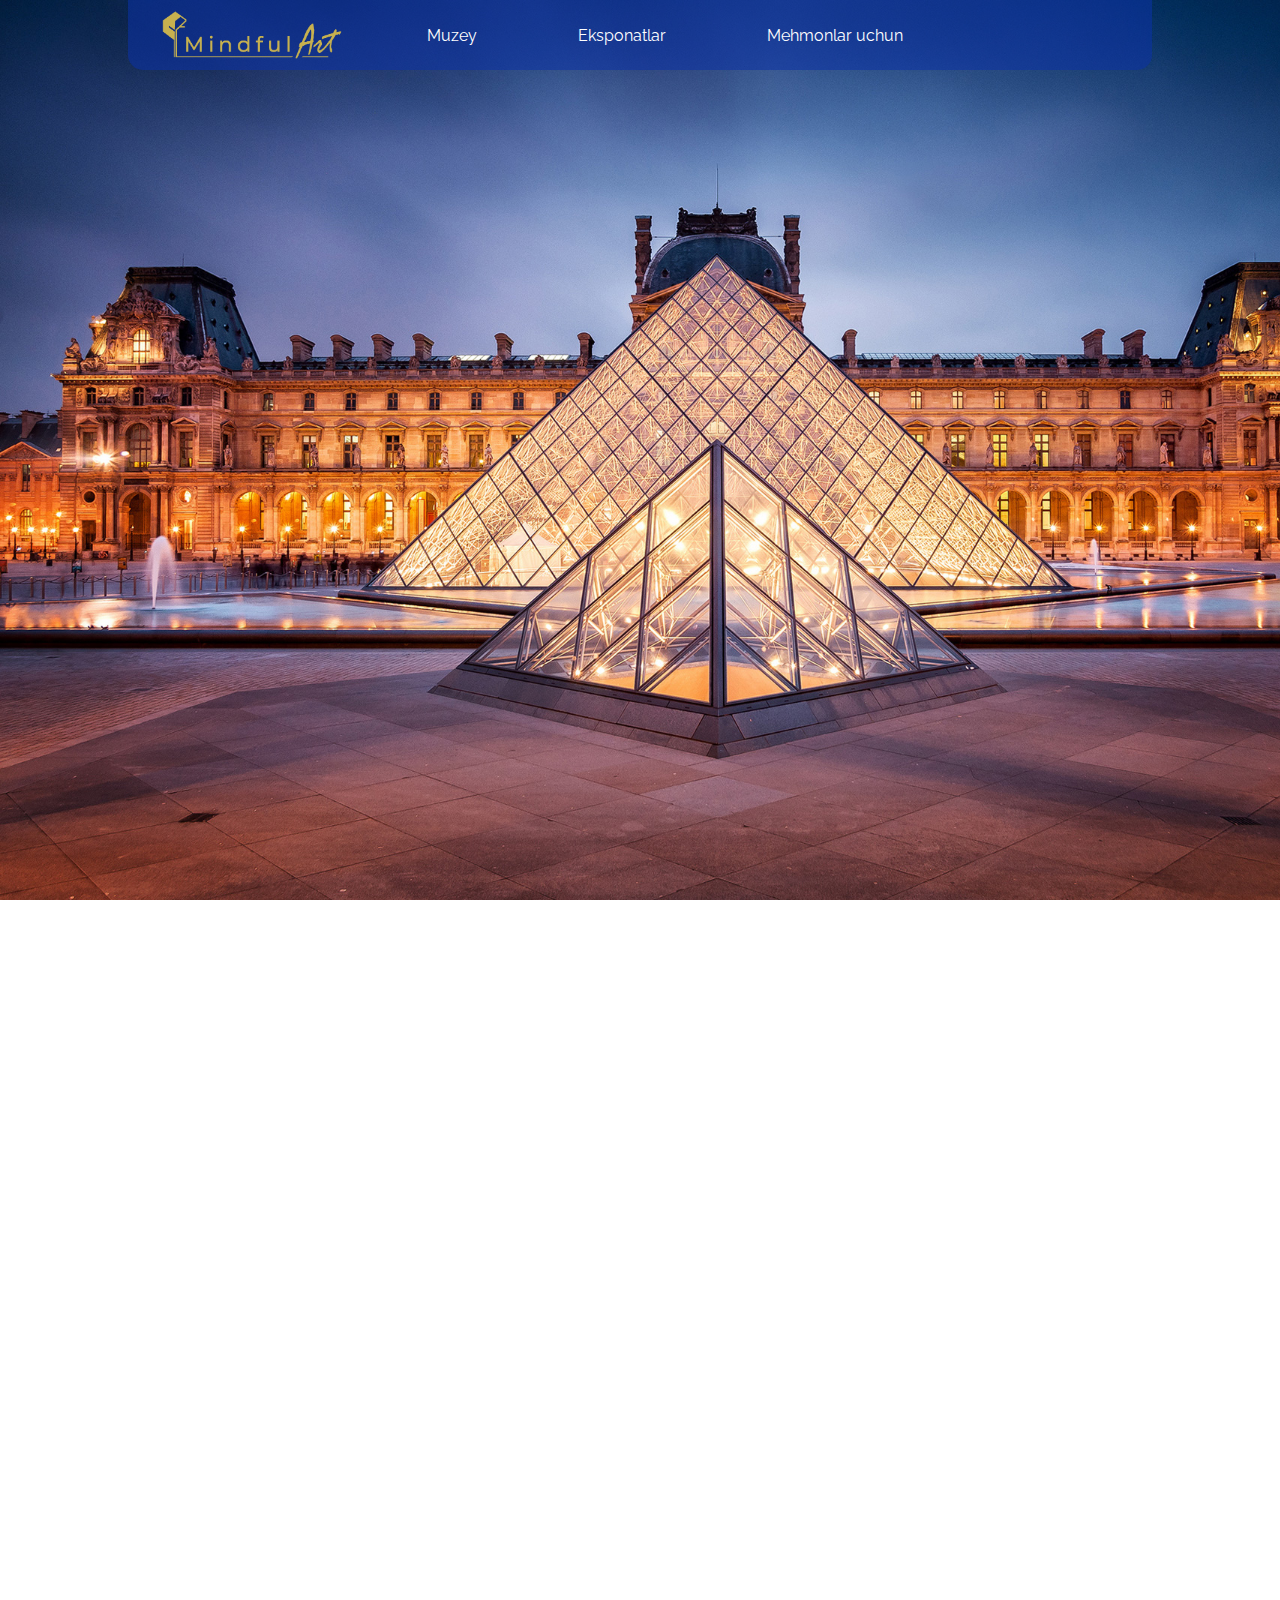
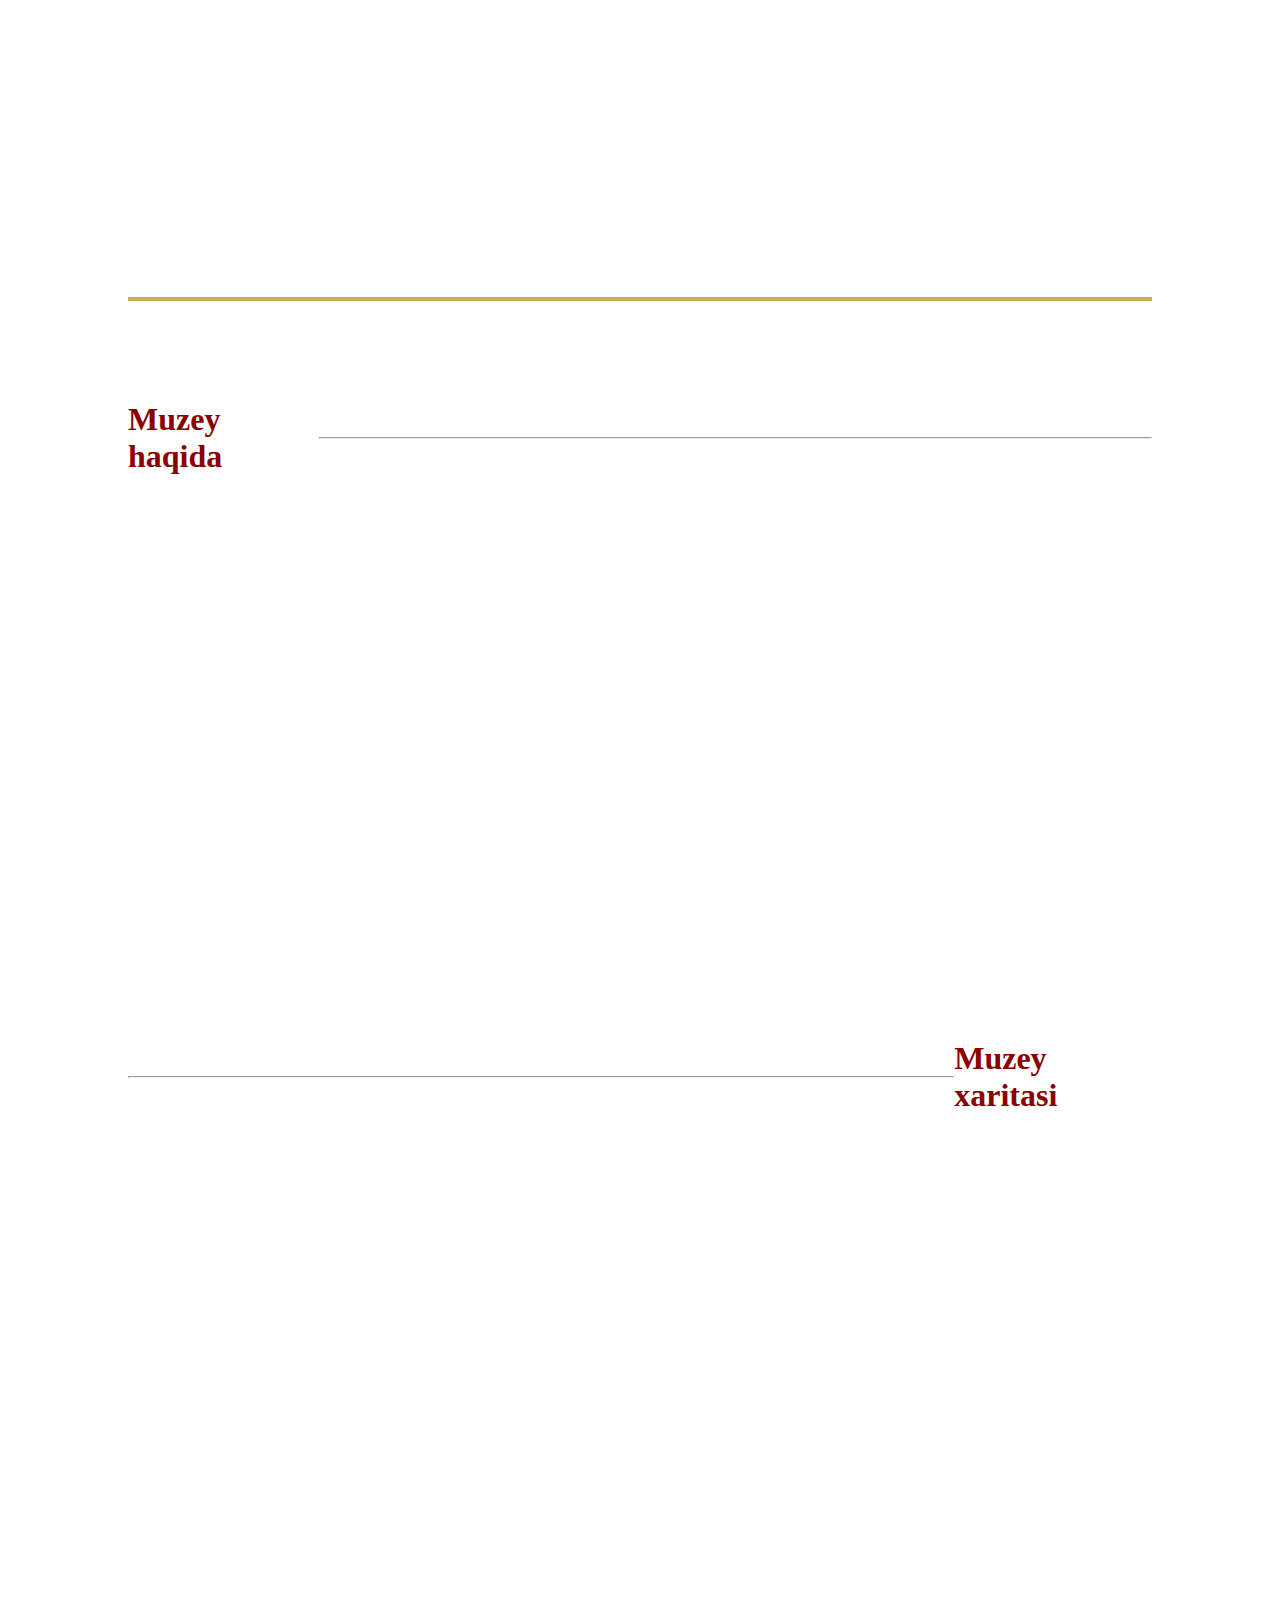
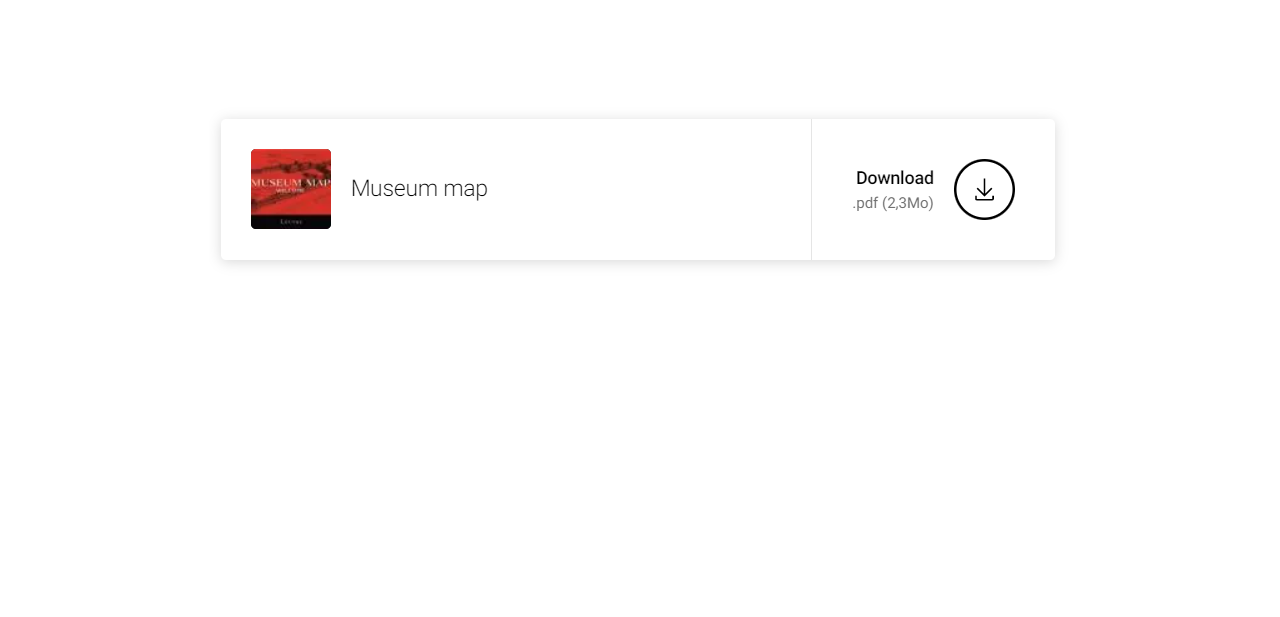
<file: muzey/index.html>
<!DOCTYPE html>
<html lang="en">

<head>
	<meta charset="UTF-8">
	<meta http-equiv="X-UA-Compatible" content="IE=edge">
	<meta name="viewport" content="width=device-width, initial-scale=1.0">
	<link rel="stylesheet" href="./css/main.css">
	<link href="https://unpkg.com/aos@2.3.1/dist/aos.css" rel="stylesheet">
	<link rel="stylesheet" href="https://cdnjs.cloudflare.com/ajax/libs/font-awesome/6.2.1/css/all.min.css"
		integrity="sha512-MV7K8+y+gLIBoVD59lQIYicR65iaqukzvf/nwasF0nqhPay5w/9lJmVM2hMDcnK1OnMGCdVK+iQrJ7lzPJQd1w=="
		crossorigin="anonymous" referrerpolicy="no-referrer" />
	<title>Museum</title>
</head>

<body>
	<div class="container">
		<header>
			<nav>
				<img src="./images/cropped-LOGO-OR.png" alt="">
				<div class="dropdown">
					<button class="btn">Muzey</button>
					<div class="content">
						<a href="./mamuriyat.html">ma'muriyat</a>
						<a href="#">yangiliklar</a>
						<a href="#">kontaktlar</a>
					</div>
				</div>
				<div class="dropdown">
					<button class="btn">Eksponatlar</button>
					<div class="content">
						<a href="./inson.html">Inson</a>
						<a href="./kiyim.html">kiyimlar</a>
						<a href="./taxnika.html">texnika</a>
					</div>
				</div>
				<div class="dropdown">
					<button class="btn">Mehmonlar uchun</button>
					<div class="content">
						<a href="./chipta.html">Chiptalar</a>
						<a href="https://petitegalerie.louvre.fr/visite-virtuelle/saison3/#/petite_galerie_2/">Online okskursiya</a>
						<a href="https://playspace.bostonchildrensmuseum.org/">Bolalar bo'limi</a>
					</div>
				</div>
				<div class="icon">
					<a href="https://www.youtube.com/results?search_query=museum+louvre+paris"><i
							class="fa-brands fa-youtube"></i></a>
					<a href="https://twitter.com/museumLouvre"><i class="fa-brands fa-twitter"></i></a>
					<a href="https://t.me/LouvreMuseumFrance"><i class="fa-brands fa-telegram"></i></a>
				</div>
			</nav>
		</header>
		<main>
			<section class="main-section">
				<img data-aos="fade-up" data-aos-duration="1000" src="./images/Banner-1.png" alt="">
				<div class="main-boxes">
					<div data-aos="flip-left" class="main-box">
						<h1>O'zingiz uchun</h1>
						<img src="./images/komp.png" alt="">
						<h2>San'atning samimiy tajribasini kashf eting. Ish bilan kuchli aloqa o'rnatish uchun vaqt ajrating.
							Badiiy yoki tarixiy shartlarsiz yangi kirish kalitlariga kiring.</h2>
					</div>
					<div data-aos="flip-left" class="main-box">
						<h1>Ko'rgazmali aktyor</h1>
						<img src="./images/kortina.png" alt="">
						<h2>Tomoshabinlaringizga san'at orqali farovonlikka immersiv va innovatsion yondashuvni taklif qiling.
							Ko'rgazmalaringizdagi ishlarga yangicha qarashni rag'batlantiring.</h2>
					</div>
					<div data-aos="flip-left" class="main-box">
						<h1>Hamjihatlik</h1>
						<img src="./images/qo'l.png" alt="">
						<h2>Ma'noli loyiha bilan hamjihatlikni yarating... va san'atni qo'llab-quvvatlang!
							Bizni qo'llab-quvvatlab, ijtimoiy mas'uliyatli loyihaga qo'shiling.</h2>
					</div>
				</div>
			</section>
			<div class="haqida">
				<h1>Muzey haqida</h1>
				<hr>
			</div>
			<section data-aos="fade-right" data-aos-offset="300" data-aos-easing="ease-in-sine" class="main-bottom">
				<img src="./images/paris.jpg" alt="">
				<h1>Luvrga tashrif buyurish uchun juda ko'p yaxshi sabablar bor! Ilgari saroy bo'lgan ushbu ajoyib muzeyda
					ko'plab san'at asarlarini kashf qilish mumkin! Mavzuga asoslangan sayohatni kuzatish uchun tashrif
					buyuruvchilarimizdan birini tanlamaysizmi? Va dam olish kerak bo'lganda, muzeyning sokin bog'laridan yaxshiroq
					qaerda?</h1>
			</section>
			<div class="haqida">
				<hr>
				<h1>Muzey xaritasi</h1>
			</div>
			<section data-aos="fade-left" data-aos-offset="300" data-aos-easing="ease-in-sine" class="map">
				<div class="map-text">
					<i class="fa-solid fa-map-location-dot"></i>
					<h1>Muzey bo'ylab yo'l toping</h1>
					<h3>Muzey xaritasini kelganingizda ma'lumot stollaridan birida olishingiz mumkin. Muzeydagi ba'zi xonalar
						yopiq bo'lishi mumkin. Tashrif kunida qo'shimcha ma'lumot olish uchun <span>+33 (0)1 40 20 53 17</span>
						raqamiga qo'ng'iroq
						qiling.
					</h3>
				</div>
				<img src="./images/Louvre1615.jpg" alt="">
			</section>
			<a href="https://api-www.louvre.fr/sites/default/files/2022-09/plan%20info%20EN%20juillet%202022.pdf"><img
					src="./images/Screenshot 2022-11-25 105219.png" alt=""></a>
		</main>
		<footer data-aos="fade-down" data-aos-easing="linear" data-aos-duration="1000">
			<div class="footer-style">
				<div class="footer-text">
					<h2>Muzey</h2>
					<h3>Ma'muritat</h3>
					<h3>Yangiliklar</h3>
					<h3>Kontaktlar</h3>
				</div>
				<div class="footer-text">
					<h2>Eksponatlar</h2>
					<h3>Inson</h3>
					<h3>Kiyimlar</h3>
					<h3>Texnika</h3>
				</div>
				<div class="footer-text">
					<h2>Mehmonlar uchun</h2>
					<h3>Chiptalar</h3>
					<h3>Ekskursiya</h3>
					<h3>Bolalar bo'limi</h3>
				</div>
				<div class="aloqa">
					<h1>Aloqa markazi</h1>
					<div class="tel">
						<i class="fa-solid fa-phone"></i>
						<h2>+33 (0)1 40 20 53 17</h2>
					</div>
					<h2>@louvremuseum</h2>
					<h1>E-mail</h1>
					<div class="email">
						<i class="fa-solid fa-envelope"></i>
						<h2>m@louvre.com</h2>
					</div>
				</div>
				<div class="manzil">
					<h1>Manzil</h1>
					<h2>
						Louvre Museum Address: <br> Rue de Rivoli, 75001 Paris, France
					</h2>
					<h2>Ishonch telefon ish tartibi: <br> Dsh-Jm:09:00-18:00</h2>
					<h2>Biz ijtimoiy tarmoqlardamiz</h2>
					<div class="icon">
						<a href="https://www.youtube.com/results?search_query=museum+louvre+paris"><i
								class="fa-brands fa-youtube"></i></a>
						<a href="https://twitter.com/museumLouvre"><i class="fa-brands fa-twitter"></i></a>
						<a href="https://t.me/LouvreMuseumFrance"><i class="fa-brands fa-telegram"></i></a>
					</div>
				</div>
			</div>
		</footer>
	</div>
</body>
<script src="https://unpkg.com/aos@2.3.1/dist/aos.js"></script>
<script>
	AOS.init();
</script>

</html>
</file>
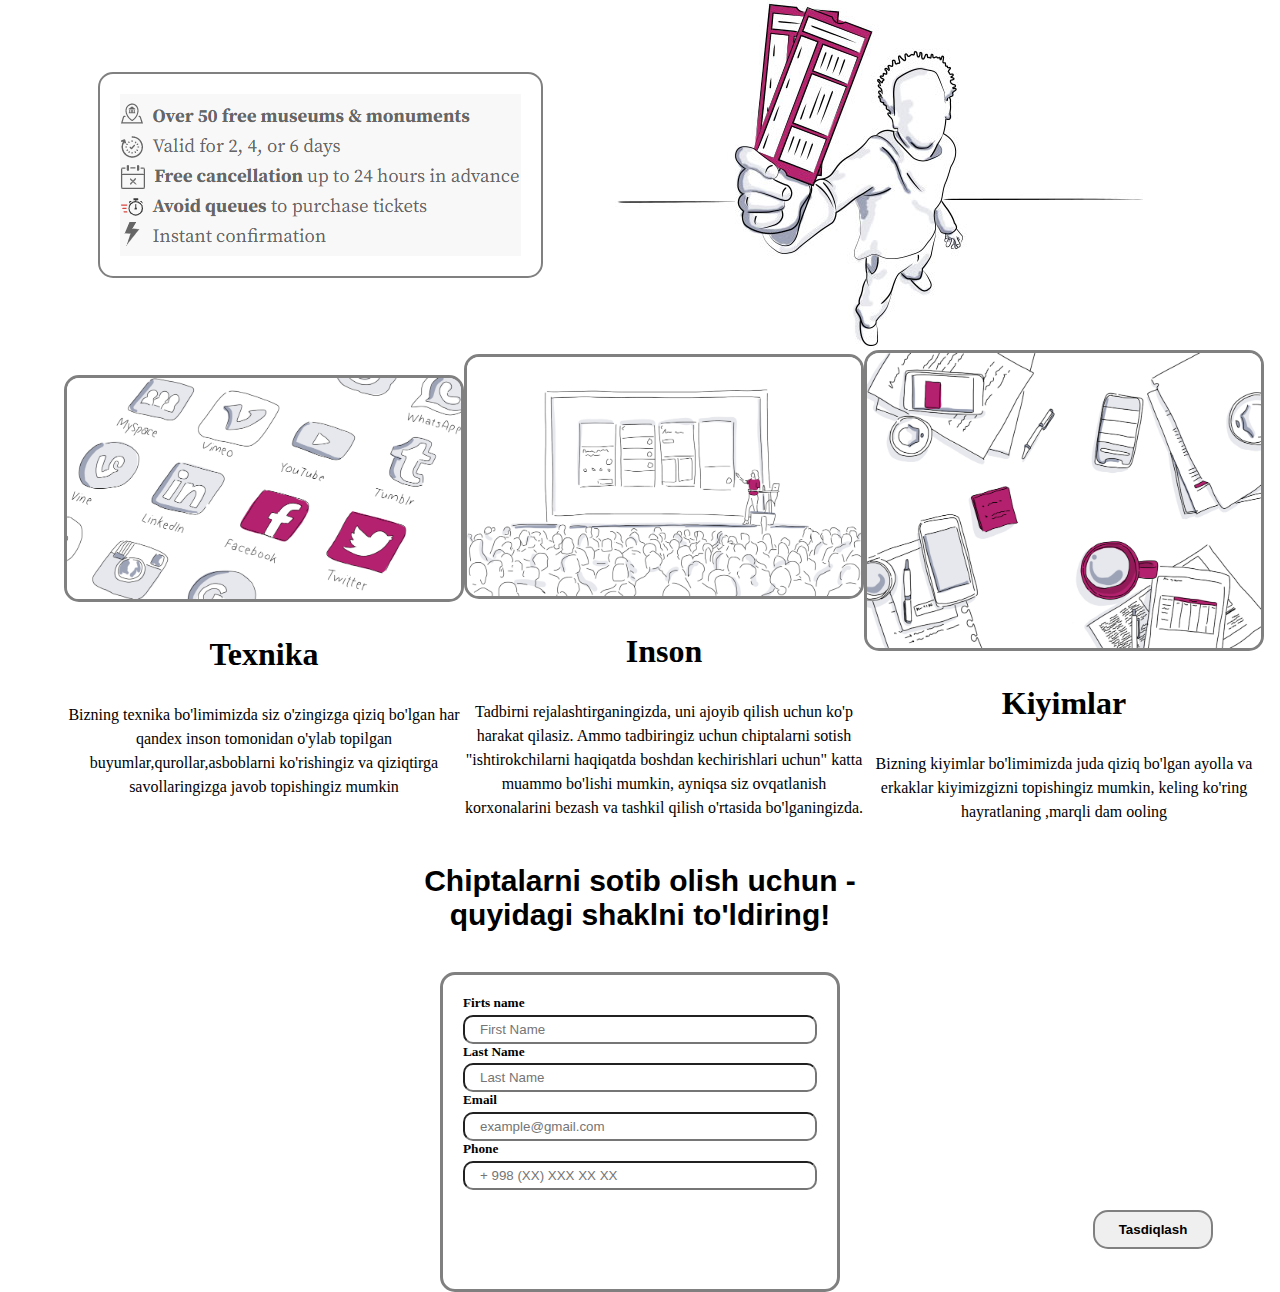
<file: muzey/chipta.html>
<!DOCTYPE html>
<html lang="en">
<head>
	<meta charset="UTF-8">
	<meta http-equiv="X-UA-Compatible" content="IE=edge">
	<meta name="viewport" content="width=device-width, initial-scale=1.0">
	<link rel="stylesheet" href="./css/main.css">

	<title>Chiptalar</title>
</head>
<body>
	<div class="chipta">
		<div class="asos">
			<img class="copy" src="./images/Screenshot.png" alt="">
			<img src="./images/chipta.jpg" alt="">
		</div>
		<div class="chipta_images">
			<div class="chipta_img">
				<img src="./images/chipta_3.webp" alt="">
				<h1>Texnika</h1>
				<p>Bizning texnika bo'limimizda siz o'zingizga qiziq bo'lgan har qandex inson tomonidan o'ylab topilgan buyumlar,qurollar,asboblarni ko'rishingiz va qiziqtirga savollaringizga javob topishingiz mumkin</p>
			</div>
			<div class="chipta_img">
				<img src="./images/chipta_2.webp" alt="">
				<h1>Inson</h1>
				<p>Tadbirni rejalashtirganingizda, uni ajoyib qilish uchun ko'p harakat qilasiz. Ammo tadbiringiz uchun chiptalarni sotish "ishtirokchilarni haqiqatda boshdan kechirishlari uchun" katta muammo bo'lishi mumkin, ayniqsa siz ovqatlanish korxonalarini bezash va tashkil qilish o'rtasida bo'lganingizda.</p>
			</div>
			<div class="chipta_img">
				<img src="./images/chipta_4.webp" alt="">
				<h1>Kiyimlar</h1>
				<p>Bizning kiyimlar bo'limimizda juda qiziq bo'lgan ayolla va erkaklar kiyimizgizni topishingiz mumkin, keling ko'ring hayratlaning ,marqli dam ooling</p>
			</div>
		</div>
		<h3>Chiptalarni sotib olish uchun -<br> quyidagi  shaklni to'ldiring!</h3>

		<form action="" method="post">
		<div class="input">
			<div class="input_in">
				<h5>Firts name</h5>
				<input type="text" placeholder="First Name">
			</div>
			<div class="input_in">
				<h5>Last Name</h5>
				<input type="text" placeholder="Last Name">
			</div>
			<div class="input_in">
				<h5>Email</h5>
				<input type="email" placeholder="example@gmail.com">
			</div>
			<div class="input_in">
				<h5>Phone</h5>
				<input type="number"  placeholder="+ 998 (XX) XXX XX XX ">
			</div>
			<input type="submit" value="Tasdiqlash">
		</div>
	</form>
	
	</div>
</body>
</html>
</file>
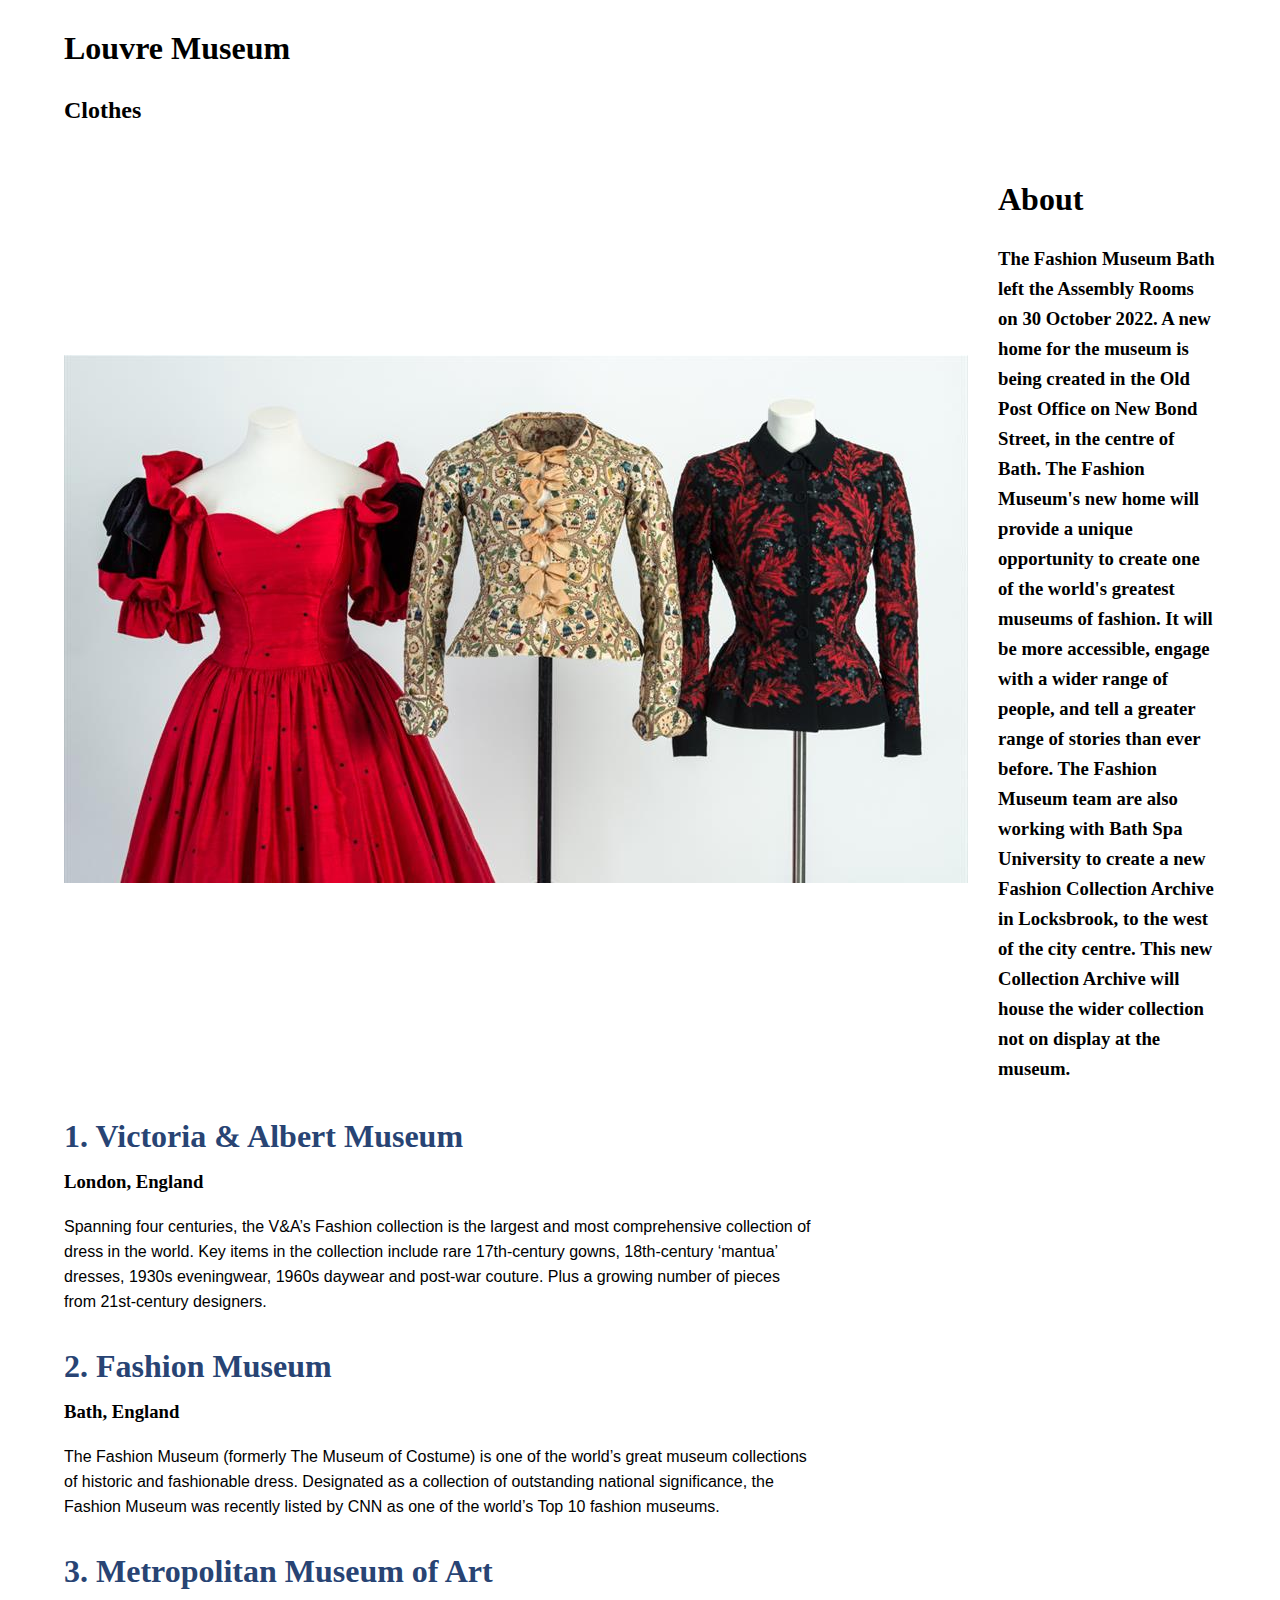
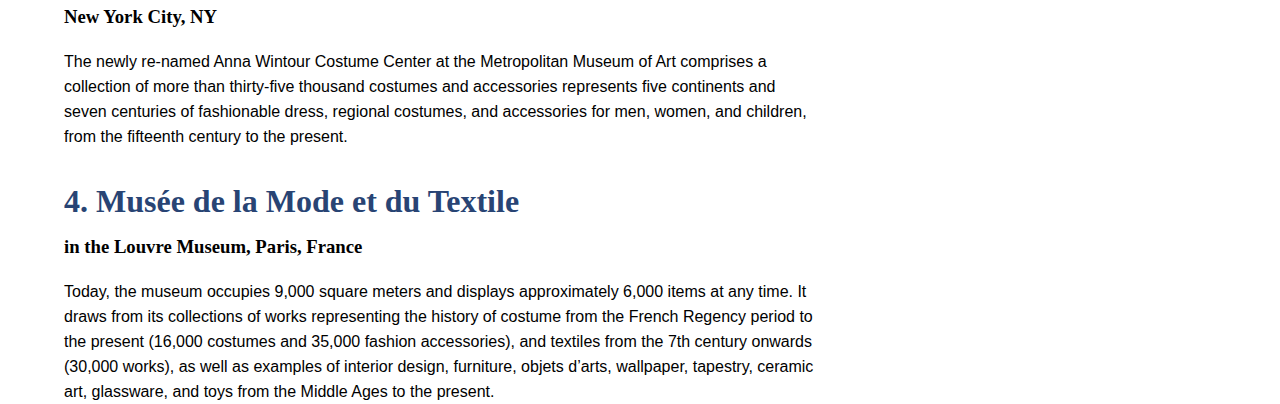
<file: muzey/kiyim.html>
<!DOCTYPE html>
<html lang="en">

<head>
	<meta charset="UTF-8">
	<meta http-equiv="X-UA-Compatible" content="IE=edge">
	<meta name="viewport" content="width=device-width, initial-scale=1.0">
	<link rel="stylesheet" href="./css/main.css">
	<title>Kiyimlar</title>
</head>

<body>
	<div class="kiyimlar">
		<h1>Louvre Museum </h1>
		<h2>Clothes</h2>
		<div class="kiyim-rasm">
			<img src="./images/kiyimlar.jpg" alt="">
			<div>
				<h1>About</h1>
				<h3>The Fashion Museum Bath left the Assembly Rooms on 30 October 2022. A new home for the museum is being
					created
					in the Old Post Office on New Bond Street, in the centre of Bath.
					The Fashion Museum's new home will provide a unique opportunity to create one of the world's greatest museums
					of
					fashion. It will be more accessible, engage with a wider range of people, and tell a greater range of stories
					than
					ever before.
					The Fashion Museum team are also working with Bath Spa University to create a new Fashion Collection Archive
					in
					Locksbrook, to the west of the city centre. This new Collection Archive will house the wider collection not on
					display at the museum.</h3>
			</div>
		</div>
		<div class="kiyim-text">
			<a href="https://www.vam.ac.uk/collections/fashion">
				<h1>1. Victoria & Albert Museum</h1>
			</a>
			<h3>London, England</h3>
			<p>Spanning four centuries, the V&A’s Fashion collection is the largest and most comprehensive collection of dress
				in the world. Key items in the collection include rare 17th-century gowns, 18th-century ‘mantua’ dresses, 1930s
				eveningwear, 1960s daywear and post-war couture. Plus a growing number of pieces from 21st-century designers.
			</p>
		</div>
		<div class="kiyim-text">
			<a href="https://www.fashionmuseum.co.uk/">
				<h1>2. Fashion Museum</h1>
			</a>
			<h3>Bath, England</h3>
			<p>The Fashion Museum (formerly The Museum of Costume) is one of the world’s great museum collections of historic
				and fashionable dress. Designated as a collection of outstanding national significance, the Fashion Museum was
				recently listed by CNN as one of the world’s Top 10 fashion museums.
			</p>
		</div>
		<div class="kiyim-text">
			<a href="https://www.metmuseum.org/about-the-met/collection-areas/the-costume-institute">
				<h1>3. Metropolitan Museum of Art</h1>
			</a>
			<h3>New York City, NY</h3>
			<p>The newly re-named Anna Wintour Costume Center at the Metropolitan Museum of Art comprises a collection of more
				than thirty-five thousand costumes and accessories represents five continents and seven centuries of fashionable
				dress, regional costumes, and accessories for men, women, and children, from the fifteenth century to the
				present.</p>
		</div>
		<div class="kiyim-text">
			<a href="https://www.palaisgalliera.paris.fr/en">
				<h1>4. Musée de la Mode et du Textile</h1>
			</a>
			<h3>in the Louvre Museum, Paris, France</h3>
			<p>Today, the museum occupies 9,000 square meters and displays approximately 6,000 items at any time. It draws
				from its collections of works representing the history of costume from the French Regency period to the present
				(16,000 costumes and 35,000 fashion accessories), and textiles from the 7th century onwards (30,000 works), as
				well as examples of interior design, furniture, objets d’arts, wallpaper, tapestry, ceramic art, glassware, and
				toys from the Middle Ages to the present.</p>
		</div>
	</div>
</body>

</html>
</file>
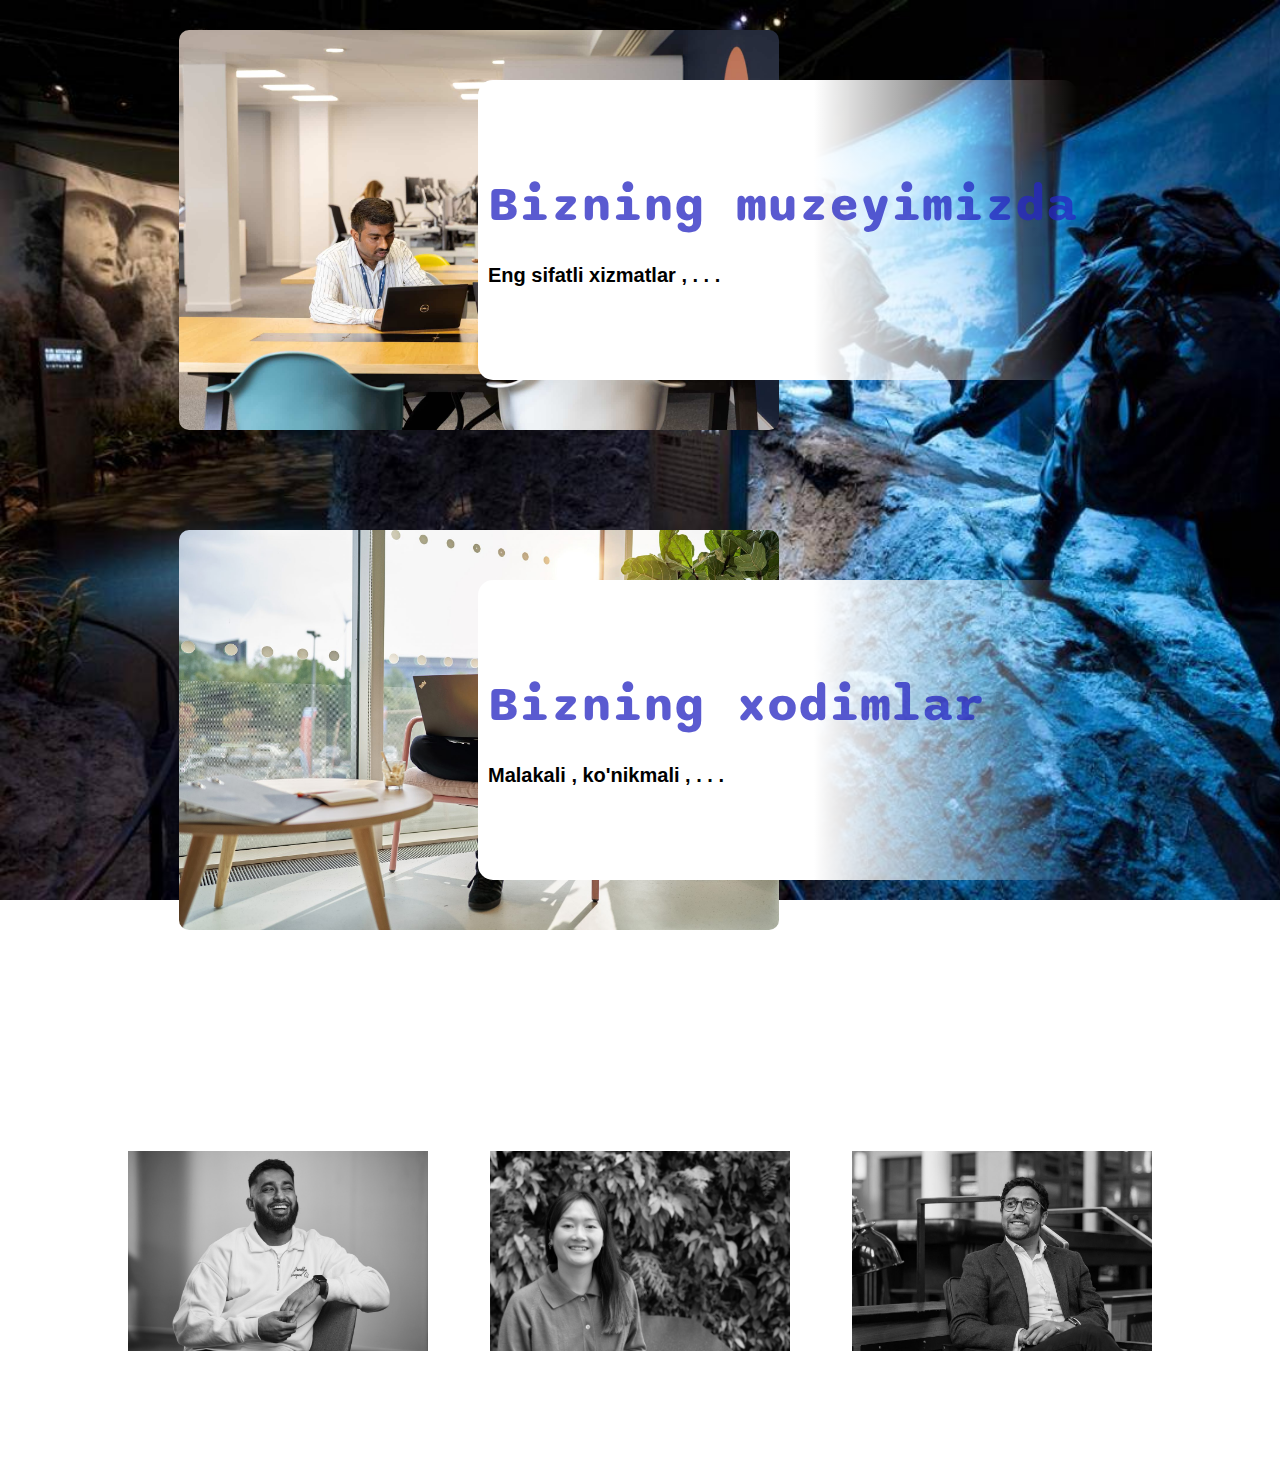
<file: muzey/mamuriyat.html>
<!DOCTYPE html>
<html lang="en">

<head>
	<meta charset="UTF-8">
	<meta http-equiv="X-UA-Compatible" content="IE=edge">
	<meta name="viewport" content="width=device-width, initial-scale=1.0">
	<link rel="stylesheet" href="./css/main.css">
	<link rel="stylesheet" href="https://cdnjs.cloudflare.com/ajax/libs/font-awesome/6.2.1/css/all.min.css"
		integrity="sha512-MV7K8+y+gLIBoVD59lQIYicR65iaqukzvf/nwasF0nqhPay5w/9lJmVM2hMDcnK1OnMGCdVK+iQrJ7lzPJQd1w=="
		crossorigin="anonymous" referrerpolicy="no-referrer" />
	<title>Ma'muriyat</title>
</head>

<body class="body">
	<div class="mamuriyat">

		<div class="bolim">
			<img src="./images/xodim.jpg" alt="" class="img1">
			<div class="bolim_text">
				<h1>Bizning muzeyimizda</h1>
				<h4>Eng sifatli xizmatlar , . . . </h4>
			</div>
		</div>

		<div class="bolim bolim_2">
			<img src="./images/xodim2.jpg" alt="" class="img1">
			<div class="bolim_text">
				<h1>Bizning xodimlar</h1>
				<h4>Malakali , ko'nikmali , . . . </h4>
			</div>
		</div>
		
		<div class="person">
			<div class="person_img">
				<a href="https://www.libertyglobal.com/stories/jaabir-patel/"><div class="rasmi rasmi1"></div></a>
				<h3>Jabir Patel</h3>
			</div>
			<div class="person_img">
				<a href="https://www.libertyglobal.com/stories/laura-chow/"><div class="rasmi rasmi2"></div></a>
				<h3>Laura Chow</h3>
			</div>
			<div class="person_img">
				<a href="https://www.libertyglobal.com/stories/saaj-patel/"><div class="rasmi rasmi3"></div></a>
				<h3>Saaj Patel</h3>
			</div>
		</div>
	</div>
		
</body>
<script src="https://unpkg.com/aos@2.3.1/dist/aos.js"></script>
<script>
	AOS.init();
</script>

</html>
</file>
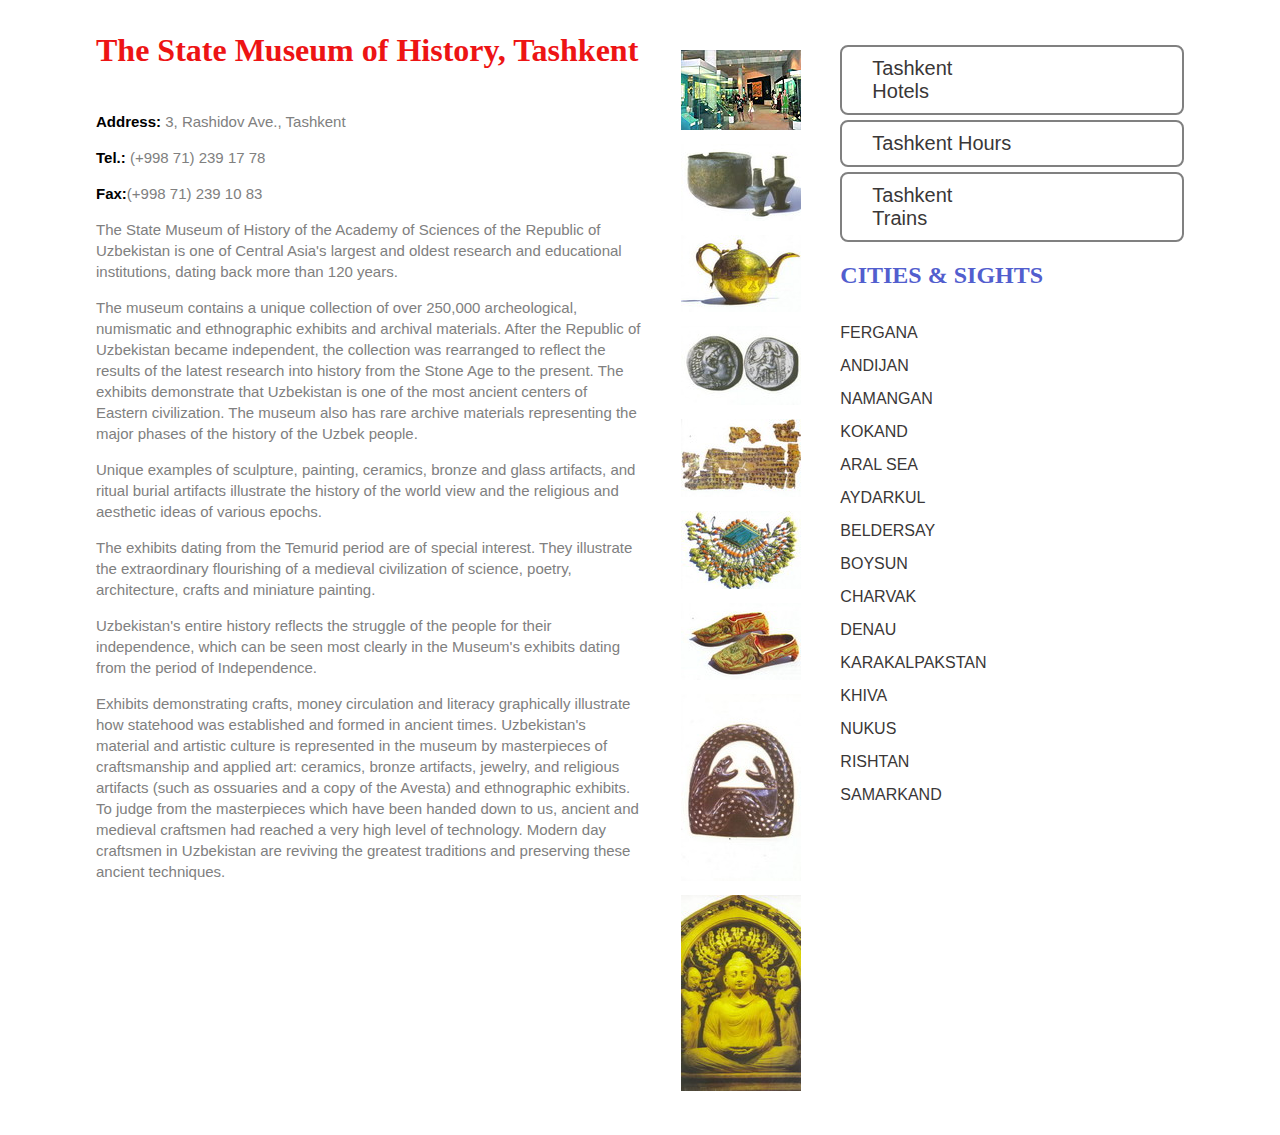
<file: muzey/taxnika.html>
<!DOCTYPE html>
<html lang="en">

<head>
	<meta charset="UTF-8">
	<meta http-equiv="X-UA-Compatible" content="IE=edge">
	<meta name="viewport" content="width=device-width, initial-scale=1.0">
	<link rel="stylesheet" href="./css/main.css">
	<title>Texnika</title>
</head>

<body>
	<div class="texnika">
		<div class="adres">
			<h1>The State Museum of History, Tashkent</h1>
			<h3><span>Address:</span> 3, Rashidov Ave., Tashkent</h3>
			<h3><span>Tel.: </span> (+998 71) 239 17 78</h3>
			<h3><span>Fax:</span>(+998 71) 239 10 83</h3>
			<h3>The State Museum of History of the Academy of Sciences of the Republic of Uzbekistan is one of Central Asia's
				largest and oldest research and educational institutions, dating back more than 120 years.
			</h3>
			<h3>The museum contains a unique collection of over 250,000 archeological, numismatic and ethnographic exhibits
				and archival materials. After the Republic of Uzbekistan became independent, the collection was rearranged to
				reflect the results of the latest research into history from the Stone Age to the present. The exhibits
				demonstrate that Uzbekistan is one of the most ancient centers of Eastern civilization. The museum also has rare
				archive materials representing the major phases of the history of the Uzbek people.</h3>
			<h3>Unique examples of sculpture, painting, ceramics, bronze and glass artifacts, and ritual burial artifacts
				illustrate the history of the world view and the religious and aesthetic ideas of various epochs.</h3>
			<h3>The exhibits dating from the Temurid period are of special interest. They illustrate the extraordinary
				flourishing of a medieval civilization of science, poetry, architecture, crafts and miniature painting.</h3>
			<h3>Uzbekistan's entire history reflects the struggle of the people for their independence, which can be seen most
				clearly in the Museum's exhibits dating from the period of Independence.</h3>
			<h3>Exhibits demonstrating crafts, money circulation and literacy graphically illustrate how statehood was
				established and formed in ancient times. Uzbekistan's material and artistic culture is represented in the museum
				by masterpieces of craftsmanship and applied art: ceramics, bronze artifacts, jewelry, and religious artifacts
				(such as ossuaries and a copy of the Avesta) and ethnographic exhibits. To judge from the masterpieces which
				have been handed down to us, ancient and medieval craftsmen had reached a very high level of technology. Modern
				day craftsmen in Uzbekistan are reviving the greatest traditions and preserving these ancient techniques.</h3>
		</div>
		<div class="image">
			<img src="./images/bir.jpg" alt="">
			<img src="./images/ikki.jpg" alt="">
			<img src="./images/uch.jpg" alt="">
			<img src="./images/tort.jpg" alt="">
			<img src="./images/besh.jpg" alt="">
			<img src="./images/olti.jpg" alt="">
			<img src="./images/yetti.jpg" alt="">
			<img src="./images/sakkiz.jpg" alt="">
			<img src="./images/toqqiz.jpg" alt="">
		</div>
		<div class="links">
			<div class="link-in">
				<a href="https://www.orexca.com/uzbekistan/hotels/tashkent.htm">Tashkent Hotels</a>
				<a href="https://www.orexca.com/uzbekistan/tashkent/tours.htm">Tashkent Hours</a>
				<a href="https://www.orexca.com/uzbekistan/tashkent/trains.htm">Tashkent Trains</a>
			</div>
			<h2>CITIES & SIGHTS</h2>
			<a href="https://www.orexca.com/uzbekistan/fergana.htm">FERGANA</a>
			<a href="https://www.orexca.com/uzbekistan/andijan.htm">ANDIJAN</a>
			<a href="https://www.orexca.com/uzbekistan/namangan.htm">NAMANGAN</a>
			<a href="https://www.orexca.com/uzbekistan/kokand.htm">KOKAND</a>
			<a href="https://www.orexca.com/uzbekistan/aralsea.htm">ARAL SEA</a>
			<a href="https://www.orexca.com/uzbekistan/aydarkul_lake.htm">AYDARKUL</a>
			<a href="https://www.orexca.com/uzbekistan/beldersay.htm">BELDERSAY</a>
			<a href="https://www.orexca.com/uzbekistan/boysun.htm">BOYSUN</a>
			<a href="https://www.orexca.com/uzbekistan/charvak.htm">CHARVAK</a>
			<a href="https://www.orexca.com/uzbekistan/denau.htm">DENAU</a>
			<a href="https://www.orexca.com/uzbekistan/karakalpakstan.htm">KARAKALPAKSTAN</a>
			<a href="https://www.orexca.com/uzbekistan/khiva.htm">KHIVA</a>
			<a href="https://www.orexca.com/uzbekistan/nukus.htm">NUKUS</a>
			<a href="https://www.orexca.com/uzbekistan/rishtan.htm">RISHTAN</a>
			<a href="https://www.orexca.com/uzbekistan/samarqand.htm">SAMARKAND</a>
		</div>
	</div>
</body>

</html>
</file>
<file: muzey/css/main.css>
@import url("https://fonts.googleapis.com/css2?family=Fragment+Mono:ital@1&family=Jura:wght@600&family=Lora:ital@1&family=Patrick+Hand&family=Raleway:wght@300;500&family=Sono:wght@500&display=swap");
@import url("https://fonts.googleapis.com/css2?family=Fragment+Mono:ital@1&family=Jura:wght@600&family=Lora:ital@1&family=Patrick+Hand&family=Raleway:wght@300;500&family=Sono:wght@500&display=swap");
.inson {
  width: 100%;
  margin: 0 auto;
}
.inson .person {
  margin: auto;
  width: 95%;
  display: flex;
  justify-content: space-between;
}
.inson .person .box {
  width: 33.3%;
}
.inson .person .box img {
  width: 460px;
}
.inson .person .box h1 {
  margin: 30px 0px;
}
.inson .person .box h1 span {
  color: rgb(55, 53, 53);
  font-size: 25px;
  font-family: "Fragment Mono", monospace;
}
.inson .person .box p {
  font-family: Arial, Helvetica, sans-serif;
  line-height: 25px;
}

.kiyimlar {
  width: 90%;
  margin: 0 auto;
}
.kiyimlar h1 {
  margin-top: 30px;
}
.kiyimlar h2 {
  margin: 30px 0px;
}
.kiyimlar .kiyim-rasm {
  display: flex;
  align-items: center;
  gap: 30px;
  line-height: 30px;
}
.kiyimlar .kiyim-rasm h3 {
  margin-top: 30px;
}
.kiyimlar .kiyim-text {
  margin-top: 40px;
  width: 750px;
  line-height: 25px;
}
.kiyimlar .kiyim-text h3 {
  margin: 20px 0;
}
.kiyimlar .kiyim-text a {
  color: rgb(40, 68, 116);
  text-decoration: none;
}
.kiyimlar .kiyim-text a :hover {
  color: black;
  text-decoration: underline;
}
.kiyimlar .kiyim-text p {
  font-family: Arial, Helvetica, sans-serif;
}

.texnika {
  width: 85%;
  margin: 40px auto;
  display: flex;
  justify-content: space-between;
}
.texnika .adres {
  width: 550px;
  color: gray;
  line-height: 21px;
}
.texnika .adres h1 {
  margin-bottom: 50px;
  color: rgb(237, 20, 20);
}
.texnika .adres h3 {
  margin-top: 15px;
  font-size: 15px;
  font-weight: 500;
  font-family: Arial, Helvetica, sans-serif;
}
.texnika .adres h3 span {
  font-weight: 600;
  color: black;
}
.texnika .image {
  text-align: center;
  width: 200px;
}
.texnika .image img {
  margin-top: 10px;
}
.texnika .links {
  display: flex;
  flex-direction: column;
}
.texnika .links .link-in a {
  padding: 10px 170px 10px 30px;
  border-radius: 8px;
  font-size: 20px;
  display: flex;
  text-decoration: none;
  margin-top: 5px;
  border: 2px solid gray;
}
.texnika .links .link-in a:hover {
  color: white;
  background-color: gray;
}
.texnika .links h2 {
  font-family: "Gill Sans", "Gill Sans MT", Calibri, "Trebuchet MS";
  color: rgb(82, 94, 206);
  margin: 20px 0;
}
.texnika .links a {
  font-family: sans-serif;
  text-decoration: none;
  margin-top: 15px;
  color: rgb(58, 55, 55);
}
.texnika .links a:hover {
  text-decoration: underline;
  color: blue;
}

.chipta {
  width: 90%;
  margin: 0 auto;
}
.chipta .asos {
  width: 100%;
  display: flex;
  align-items: center;
  justify-content: center;
}
.chipta .asos .copy {
  border: 2px solid gray;
  padding: 20px;
  border-radius: 15px;
}
.chipta .chipta_images {
  justify-content: space-between;
  display: flex;
  align-items: center;
}
.chipta .chipta_images .chipta_img {
  text-align: center;
}
.chipta .chipta_images .chipta_img img {
  border-radius: 15px;
  border: 3px solid gray;
  width: 400px;
}
.chipta .chipta_images .chipta_img h1 {
  margin: 30px 0;
}
.chipta .chipta_images .chipta_img p {
  width: 400px;
  line-height: 24px;
}
.chipta h3 {
  margin: 40px 0;
  width: 100%;
  font-family: Arial, Helvetica, sans-serif;
  text-align: center;
  font-size: 30px;
}
.chipta .input {
  margin: 0 auto;
  display: flex;
  flex-direction: column;
  justify-content: space-between;
  padding: 20px;
  border-radius: 15px;
  border: 3px solid gray;
  width: 400px;
  height: 320px;
}
.chipta .input .input_in {
  display: flex;
  flex-direction: column;
  height: 50px;
  justify-content: space-between;
}
.chipta .input .input_in input {
  padding: 5px 15px;
  border-radius: 10px;
}
.chipta .input .input_in input:hover {
  border: 3px solid blue;
}
.chipta .input input[type=submit] {
  width: 120px;
  height: 40px;
  border-radius: 15px;
  display: flex;
  border: 2px solid gray;
  margin: 20px 0 20px 630px;
  text-align: center;
  align-items: center;
  justify-content: center;
  padding: 10px;
  font-weight: bold;
}
.chipta .input input[type=submit]:hover {
  border: 2px solid blue;
}
.chipta .input input[type=submit]:active {
  background: red;
  color: white;
}

.body {
  width: 100%;
  height: 100vh;
  background-size: cover;
  background-repeat: no-repeat;
  background-image: url(../images/body.jpg);
  background-attachment: fixed;
}

.mamuriyat {
  width: 80%;
  margin: 0 auto;
}
.mamuriyat .bolim {
  width: 90%;
  margin: 30px auto;
  display: flex;
  align-items: center;
  justify-content: space-between;
}
.mamuriyat .bolim .img1 {
  border-radius: 10px;
  width: 600px;
  height: 400px;
  position: relative;
  z-index: 1;
}
.mamuriyat .bolim .bolim_text {
  display: flex;
  flex-direction: column;
  border-radius: 15px;
  justify-content: center;
  right: 202px;
  position: absolute;
  z-index: 2;
  width: 600px;
  height: 300px;
  background: linear-gradient(90deg, rgb(255, 255, 255) 56%, rgba(0, 212, 255, 0) 100%);
}
.mamuriyat .bolim .bolim_text h1 {
  margin-left: 10px;
  font-family: "Sono", sans-serif;
  font-size: 50px;
  color: rgba(39, 39, 193, 0.766);
}
.mamuriyat .bolim .bolim_text h4 {
  margin-left: 10px;
  margin-top: 30px;
  font-family: Arial, Helvetica, sans-serif;
  font-size: 20px;
}
.mamuriyat .bolim_2 {
  margin-top: 100px;
}
.mamuriyat .person {
  display: flex;
  align-items: center;
  justify-content: space-between;
  margin-top: 150px;
  height: 400px;
}
.mamuriyat .person .person_img h3 {
  color: white;
  margin-top: 30px;
  font-size: 25px;
  font-family: "Gill Sans", "Gill Sans MT", Calibri, "Trebuchet MS", sans-serif;
}
.mamuriyat .person .person_img .rasmi {
  background-position: center;
  background-size: cover;
  width: 300px;
  height: 200px;
  filter: grayscale(1);
  transition: all 0.5s ease;
}
.mamuriyat .person .person_img .rasmi:hover {
  transform: scale(1.2);
  filter: grayscale(0);
}
.mamuriyat .person .person_img .rasmi1 {
  background-image: url(../images/Jabir-Patel.jpg);
}
.mamuriyat .person .person_img .rasmi2 {
  background-image: url(../images/LibertyGlobal.jpg);
}
.mamuriyat .person .person_img .rasmi3 {
  background-image: url(../images/saaj\ patel.jpg);
}

* {
  margin: 0;
  padding: 0;
  box-sizing: border-box;
}

.container {
  width: 100%;
  margin: 0 auto;
}
.container header {
  width: 100%;
  height: 100vh;
  background-size: cover;
  background-image: url(../images/594362.jpg);
}
.container header nav {
  width: 80%;
  height: 70px;
  background: rgba(11, 50, 166, 0.566);
  margin: auto;
  border-radius: 0 0 15px 15px;
  display: flex;
  align-items: center;
  justify-content: space-around;
}
.container header nav img {
  width: 180px;
}
.container header nav .dropdown {
  position: relative;
  display: inline-block;
}
.container header nav .dropdown .btn {
  font-family: "Raleway", sans-serif;
  background: none;
  color: white;
  padding: 16px;
  font-size: 16px;
  border: none;
  cursor: pointer;
}
.container header nav .dropdown .content {
  display: none;
  position: absolute;
  background-color: rgba(39, 74, 154, 0.8235294118);
  min-width: 160px;
  box-shadow: 0px 8px 16px 0px rgba(0, 0, 0, 0.2);
  z-index: 1;
}
.container header nav .dropdown .content a {
  color: white;
  padding: 12px 16px;
  text-decoration: none;
  display: block;
}
.container header nav .dropdown .content a:hover {
  background-color: white;
  color: blue;
}
.container header nav .dropdown:hover .content {
  display: block;
}
.container header nav .icon {
  width: 130px;
  display: flex;
  align-items: center;
  justify-content: space-between;
}
.container header nav .icon a i {
  color: white;
  font-size: 25px;
}
.container header nav .icon a :hover {
  transform: scale(1.2);
}
.container main {
  width: 80%;
  margin: auto;
}
.container main .main-section {
  margin: 100px 0;
  width: 100%;
  display: flex;
  flex-direction: column;
  justify-content: center;
  border-bottom: 4px solid #C7B14F;
}
.container main .main-section .main-boxes {
  margin: 100px 0;
  display: flex;
  justify-content: space-between;
  align-items: center;
  line-height: 30px;
}
.container main .main-section .main-boxes .main-box {
  gap: 40px;
  display: flex;
  flex-direction: column;
  justify-content: center;
  align-items: center;
  width: 31%;
}
.container main .main-section .main-boxes .main-box h1 {
  font-family: "Sono", sans-serif;
  color: #C7B14F;
}
.container main .main-section .main-boxes .main-box h2 {
  font-family: "Lora", serif;
  font-size: 18px;
  color: gray;
}
.container main .haqida {
  display: flex;
  align-items: center;
  justify-content: space-between;
  margin: 20px 0;
}
.container main .haqida h1 {
  color: darkred;
}
.container main .haqida hr {
  width: 83%;
  color: gray;
}
.container main .main-bottom {
  display: flex;
  align-items: center;
  line-height: 35px;
}
.container main .main-bottom img {
  width: 50%;
}
.container main .main-bottom h1 {
  font-family: "Fragment Mono", monospace;
  color: grey;
}
.container main .map {
  display: flex;
  align-items: center;
  justify-content: space-between;
}
.container main .map .map-text {
  margin: 50px 0;
  width: 650px;
  font-size: 25px;
  font-family: "Fragment Mono", monospace;
  color: gray;
  line-height: 45px;
}
.container main .map .map-text i {
  display: flex;
  justify-content: center;
  font-size: 40px;
  color: #C7B14F;
}
.container main .map .map-text h1 {
  color: rgb(72, 51, 51);
  margin: 30px 0;
}
.container main .map .map-text h3 span {
  color: rgb(73, 72, 72);
}
.container main a {
  display: flex;
  justify-content: center;
}
.container footer {
  margin-top: 30px;
  width: 100%;
  height: 300px;
  display: flex;
  justify-content: center;
  align-items: center;
  background: rgb(28, 27, 27);
}
.container footer .footer-style {
  width: 85%;
  height: 80%;
  display: flex;
  align-items: center;
  justify-content: space-between;
  color: rgb(170, 157, 157);
  font-family: Arial, Helvetica, sans-serif;
}
.container footer .footer-style .footer-text {
  width: 15%;
  height: 100%;
}
.container footer .footer-style .footer-text h3 {
  margin: 20px 0px;
}
.container footer .footer-style .aloqa {
  width: 22%;
  height: 100%;
  display: flex;
  flex-direction: column;
  justify-content: space-between;
}
.container footer .footer-style .aloqa .tel {
  display: flex;
  align-items: center;
}
.container footer .footer-style .aloqa .tel h2 {
  color: white;
  margin-left: 20px;
}
.container footer .footer-style .aloqa .tel i {
  font-size: 20px;
}
.container footer .footer-style .aloqa .email {
  display: flex;
  align-items: center;
}
.container footer .footer-style .aloqa .email h2 {
  color: white;
  margin-left: 25px;
}
.container footer .footer-style .manzil {
  height: 100%;
  display: flex;
  flex-direction: column;
  justify-content: space-between;
}
.container footer .footer-style .manzil .icon {
  width: 100%;
  display: flex;
  justify-content: space-around;
}
.container footer .footer-style .manzil .icon a {
  font-size: 25px;
}
.container footer .footer-style i {
  color: white;
}
.container footer .footer-style i:hover {
  transform: scale(1.5);
}/*# sourceMappingURL=main.css.map */
</file>
